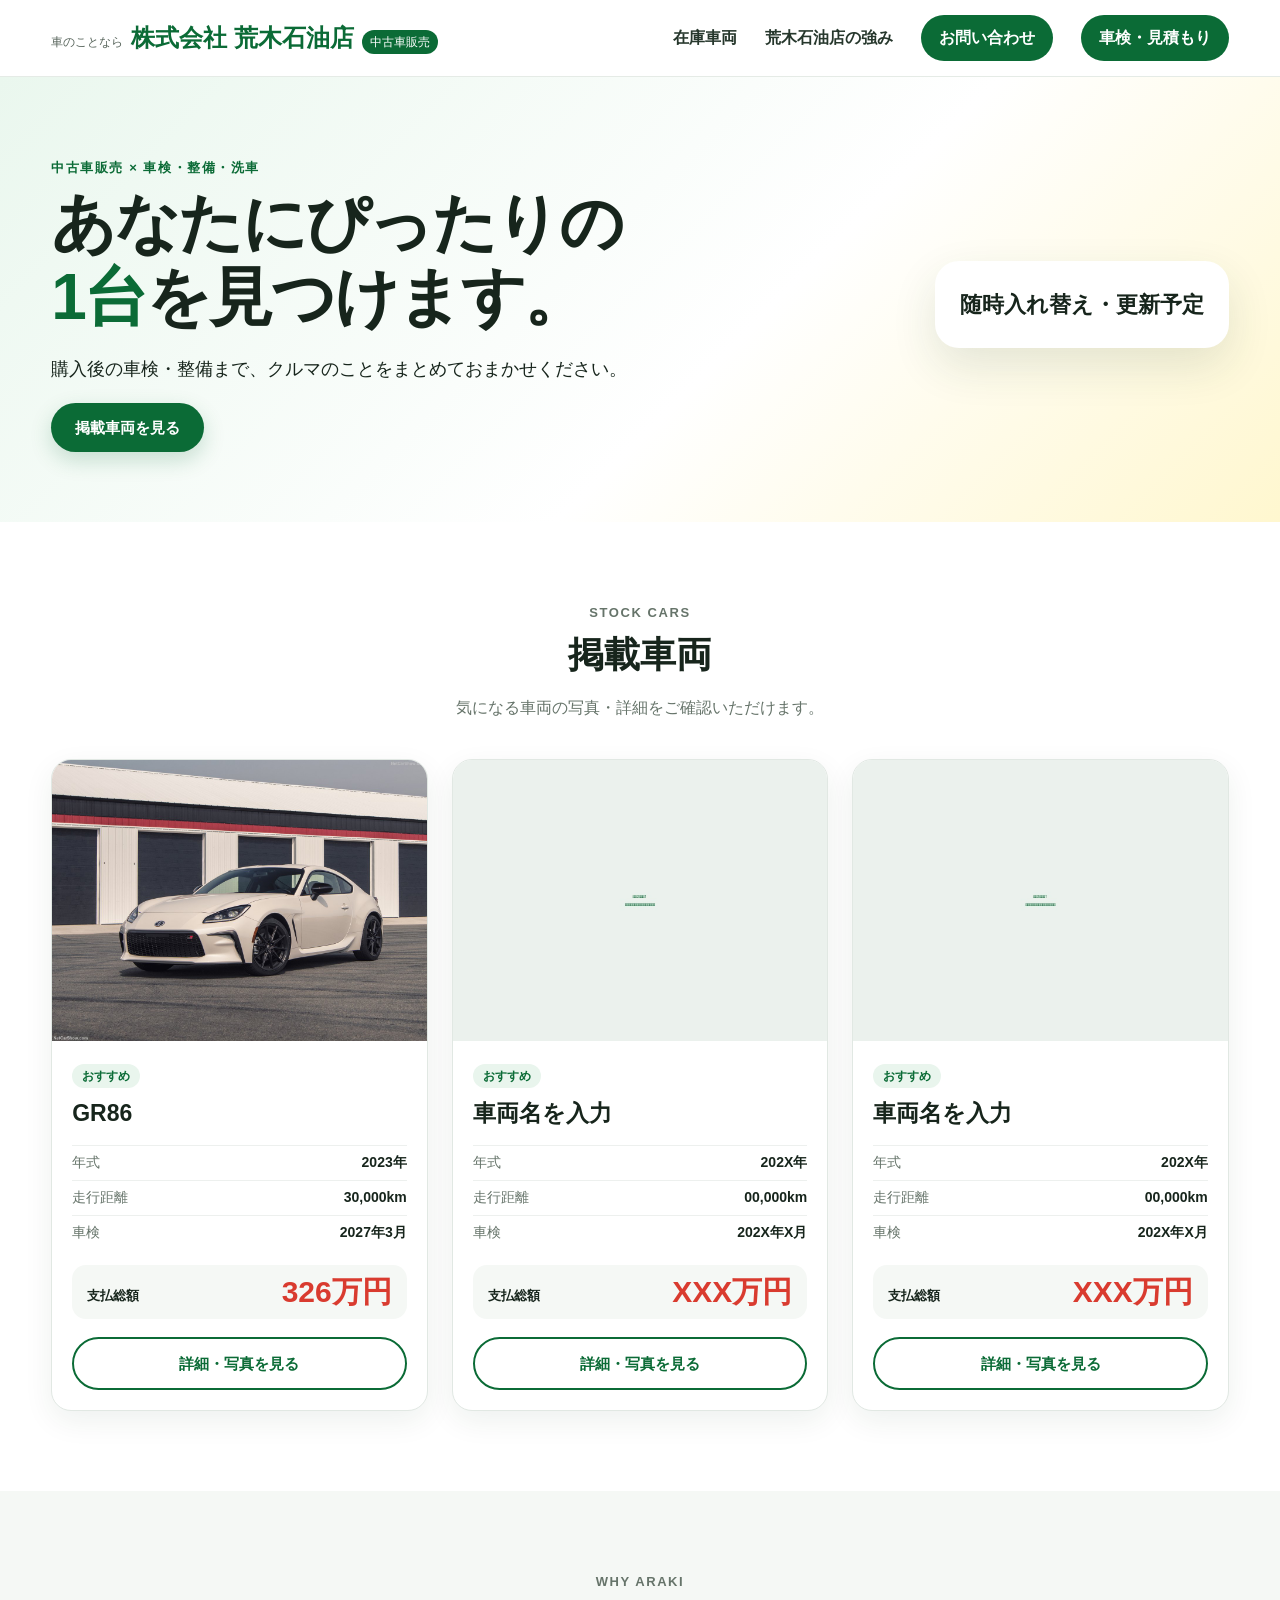
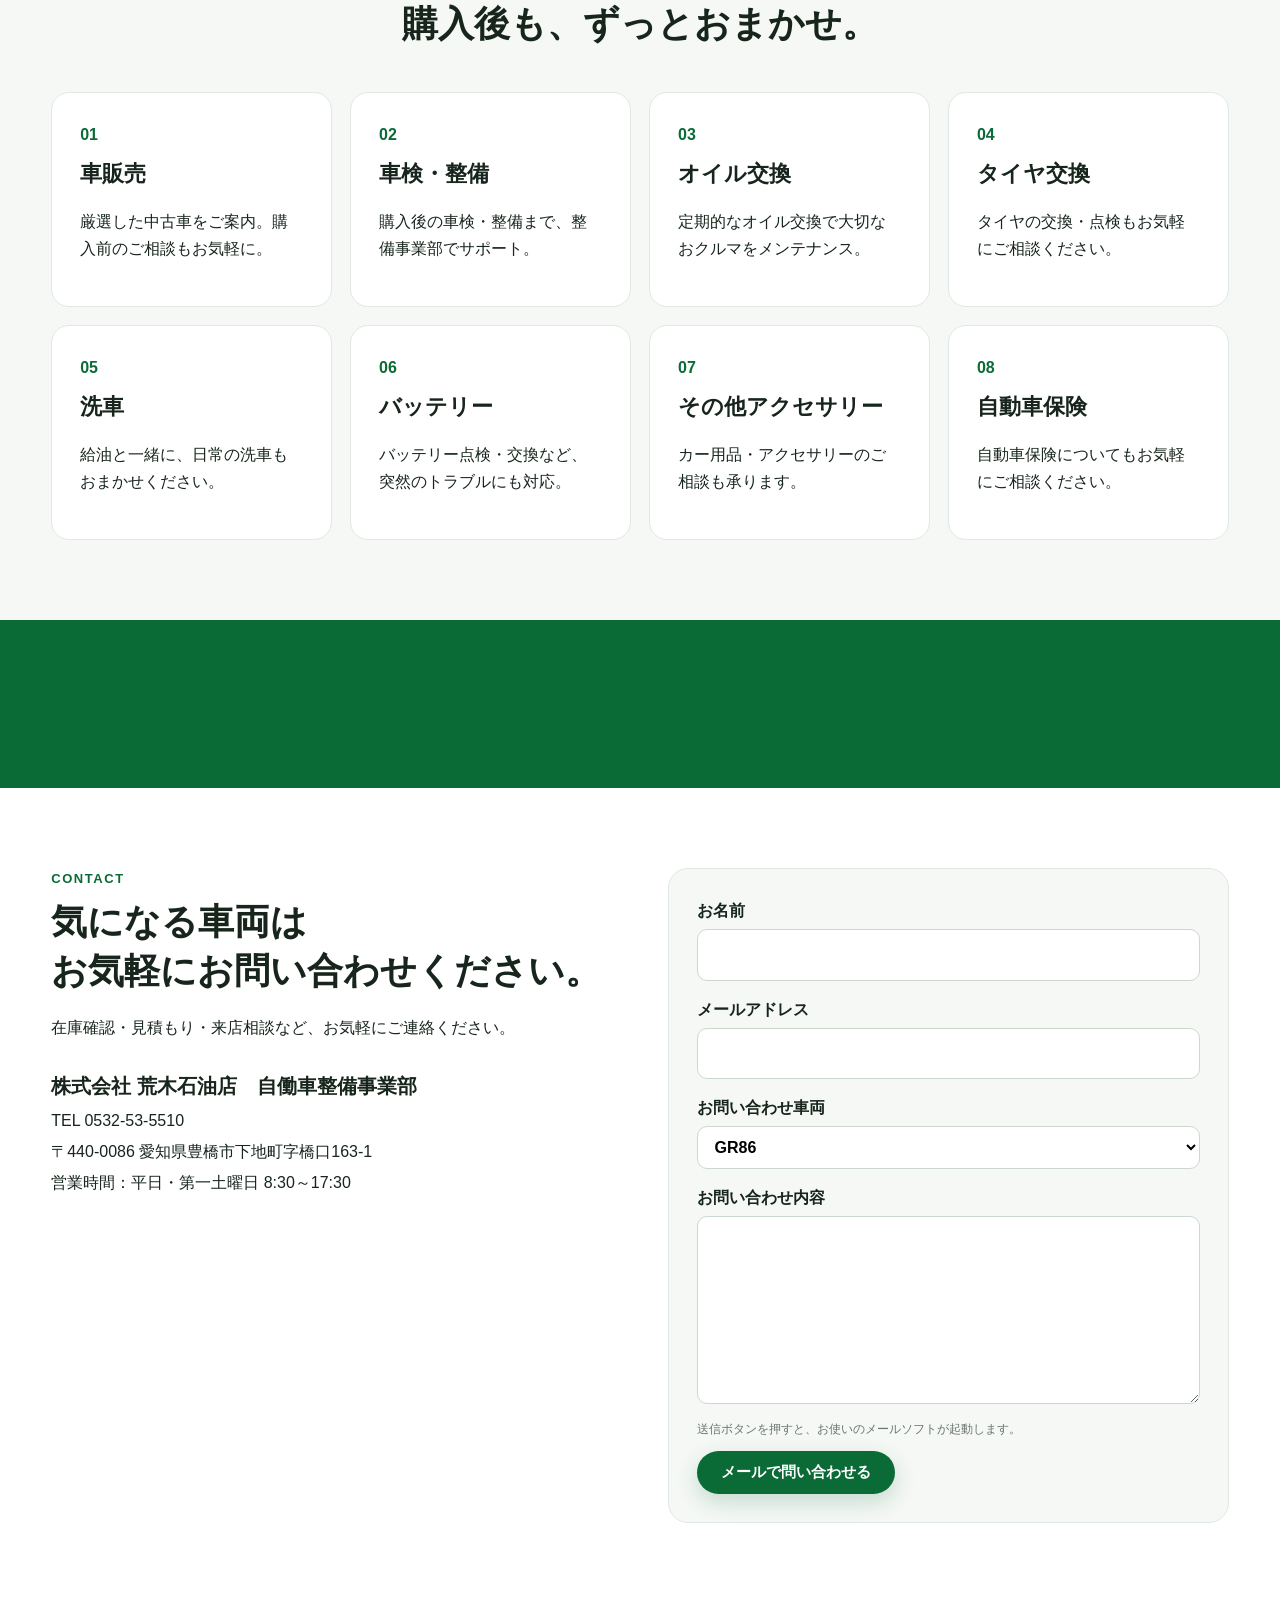
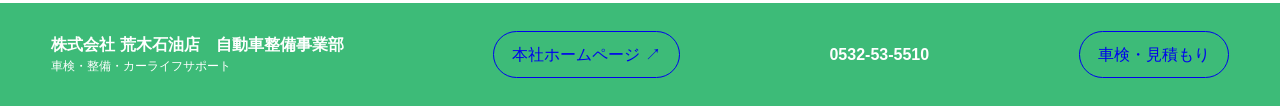
<file: index.html>
<!DOCTYPE html>
<html lang="ja">
<head>
  <meta charset="UTF-8">
  <meta name="viewport" content="width=device-width, initial-scale=1.0">
  <meta name="description" content="株式会社荒木石油店の中古車販売ページ。厳選した中古車を掲載しています。">
  <title>中古車販売｜株式会社荒木石油店</title>
  <link rel="stylesheet" href="style.css">

<style>
/* フッター調整 */
.site-footer .footer-inner {
  display: flex;
  align-items: center;
  justify-content: space-between;
  gap: 24px;
  flex-wrap: wrap;
}
.site-footer .footer-company {
  display: flex;
  flex-direction: column;
  line-height: 1.25;
}
.site-footer .footer-company strong { font-size: 16px; }
.site-footer .footer-company small {
  margin-top: 4px;
  font-size: 12px;
}
.site-footer .footer-link {
  display: inline-flex;
  align-items: center;
  justify-content: center;
  padding: 9px 18px;
  border: 1px solid currentColor;
  border-radius: 999px;
  text-decoration: none;
  white-space: nowrap;
}
.site-footer .footer-tel {
  white-space: nowrap;
  font-weight: 600;
}
@media (max-width: 700px) {
  .site-footer .footer-inner {
    flex-direction: column;
    align-items: stretch;
    text-align: center;
  }
  .site-footer .footer-company { align-items: center; }
  .site-footer .footer-link,
  .site-footer .footer-tel { align-self: center; }
}
</style>

</head>
<body>
<header class="site-header">
  <div class="container header-inner">
    <a class="logo" href="#top">
      <span class="logo-small">車のことなら</span>
      <strong>株式会社 荒木石油店</strong>
      <span class="logo-sub">中古車販売</span>
    </a>
    <nav class="nav">
      <a href="#cars">在庫車両</a>
      <a href="#about">荒木石油店の強み</a>
      <a href="#contact" class="nav-cta">お問い合わせ</a>
      <a href="syaken/index.html" class="nav-cta">車検・見積もり</a>
    </nav>
  </div>
</header>

<main id="top">
  <section class="hero">
    <div class="container hero-inner">
      <div>
        <p class="eyebrow">中古車販売 × 車検・整備・洗車</p>
        <h1>あなたにぴったりの<br><span>1台</span>を見つけます。</h1>
        <p class="hero-text">購入後の車検・整備まで、クルマのことをまとめておまかせください。</p>
        <a class="button button-primary" href="#cars">掲載車両を見る</a>
      </div>
      <div class="hero-card">
       
        <div>
          <strong>随時入れ替え・更新予定</strong>
        </div>
      </div>
    </div>
  </section>

  <section id="cars" class="section">
    <div class="container">
      <div class="section-heading">
        <p class="eyebrow">STOCK CARS</p>
        <h2>掲載車両</h2>
        <p>気になる車両の写真・詳細をご確認いただけます。</p>
      </div>

      <div class="car-grid">
        <!-- 車両1 -->
        <article class="car-card">
          <div class="car-image"><img src="images/car01_01.jpg" alt="車両1 外観"></div>
          <div class="car-body">
            <p class="car-status">おすすめ</p>
            <h3>GR86</h3>
            <dl class="spec-mini">
              <div><dt>年式</dt><dd>2023年</dd></div>
              <div><dt>走行距離</dt><dd>30,000km</dd></div>
              <div><dt>車検</dt><dd>2027年3月</dd></div>
            </dl>
            <div class="price-box">
              <span>支払総額</span>
              <strong>326万円</strong>
            </div>
            <a class="button button-outline" href="cars/car01.html">詳細・写真を見る</a>
          </div>
        </article>

        <!-- 車両2 -->
        <article class="car-card">
          <div class="car-image"><img src="images/car02_01.jpg" alt="車両2 外観"></div>
          <div class="car-body">
            <p class="car-status">おすすめ</p>
            <h3>車両名を入力</h3>
            <dl class="spec-mini">
              <div><dt>年式</dt><dd>202X年</dd></div>
              <div><dt>走行距離</dt><dd>00,000km</dd></div>
              <div><dt>車検</dt><dd>202X年X月</dd></div>
            </dl>
            <div class="price-box">
              <span>支払総額</span>
              <strong>XXX万円</strong>
            </div>
            <a class="button button-outline" href="cars/car02.html">詳細・写真を見る</a>
          </div>
        </article>

        <!-- 車両3 -->
        <article class="car-card">
          <div class="car-image"><img src="images/car03_01.jpg" alt="車両3 外観"></div>
          <div class="car-body">
            <p class="car-status">おすすめ</p>
            <h3>車両名を入力</h3>
            <dl class="spec-mini">
              <div><dt>年式</dt><dd>202X年</dd></div>
              <div><dt>走行距離</dt><dd>00,000km</dd></div>
              <div><dt>車検</dt><dd>202X年X月</dd></div>
            </dl>
            <div class="price-box">
              <span>支払総額</span>
              <strong>XXX万円</strong>
            </div>
            <a class="button button-outline" href="cars/car03.html">詳細・写真を見る</a>
          </div>
        </article>
      </div>
    </div>
  </section>

  <section id="about" class="section section-soft">
    <div class="container">
      <div class="section-heading">
        <p class="eyebrow">WHY ARAKI</p>
        <h2>購入後も、ずっとおまかせ。</h2>
      </div>
      <div class="feature-grid">
        <div class="feature"><span>01</span><h3>車販売</h3><p>厳選した中古車をご案内。購入前のご相談もお気軽に。</p></div>
        <div class="feature"><span>02</span><h3>車検・整備</h3><p>購入後の車検・整備まで、整備事業部でサポート。</p></div>
        <div class="feature"><span>03</span><h3>オイル交換</h3><p>定期的なオイル交換で大切なおクルマをメンテナンス。</p></div>
        <div class="feature"><span>04</span><h3>タイヤ交換</h3><p>タイヤの交換・点検もお気軽にご相談ください。</p></div>
        <div class="feature"><span>05</span><h3>洗車</h3><p>給油と一緒に、日常の洗車もおまかせください。</p></div>
        <div class="feature"><span>06</span><h3>バッテリー</h3><p>バッテリー点検・交換など、突然のトラブルにも対応。</p></div>
        <div class="feature"><span>07</span><h3>その他アクセサリー</h3><p>カー用品・アクセサリーのご相談も承ります。</p></div>
        <div class="feature"><span>08</span><h3>自動車保険</h3><p>自動車保険についてもお気軽にご相談ください。</p></div>
      </div>
    </div>
  </section>

  <section class="section gallery-guide">
    <div class="container gallery-guide-inner">
      <div>
        <p class="eyebrow"></p>
        
      </div>
      
    </div>
  </section>

  <section id="contact" class="section contact-section">
    <div class="container contact-grid">
      <div>
        <p class="eyebrow">CONTACT</p>
        <h2>気になる車両は<br>お気軽にお問い合わせください。</h2>
        <p>在庫確認・見積もり・来店相談など、お気軽にご連絡ください。</p>
        <div class="contact-info">
          <strong>株式会社 荒木石油店　自働車整備事業部</strong>
          <span>TEL 0532-53-5510</span>
          <span>〒440-0086 愛知県豊橋市下地町字橋口163-1</span>
          <span>営業時間：平日・第一土曜日 8:30～17:30</span>
        </div>
      </div>

      <form id="contactForm" class="contact-form">
        <label>お名前<input name="name" required></label>
        <label>メールアドレス<input type="email" name="email" required></label>
        <label>お問い合わせ車両
          <select name="car">
            <option>GR86</option><option>車両2</option><option>車両3</option>
            <option>その他・未定</option>
          </select>
        </label>
        <label>お問い合わせ内容<textarea name="message" rows="6" required></textarea></label>
        <p class="form-note">送信ボタンを押すと、お使いのメールソフトが起動します。</p>
        <button class="button button-primary" type="submit">メールで問い合わせる</button>
      </form>
    </div>
  </section>
</main>

<footer class="site-footer">
  <div class="container footer-inner">
    <div class="footer-company">
      <strong>株式会社 荒木石油店　自動車整備事業部</strong>
      <small>車検・整備・カーライフサポート</small>
    </div>

    <a class="footer-link" href="https://www.araki-g.jp/" target="_blank" rel="noopener noreferrer">
      本社ホームページ ↗
    </a>

    <span class="footer-tel">0532-53-5510</span>

    <a class="footer-link" href="syaken/index.html">
      車検・見積もり
    </a>
  </div>
</footer>
<script src="script.js"></script>
</body>
</html>
</file>
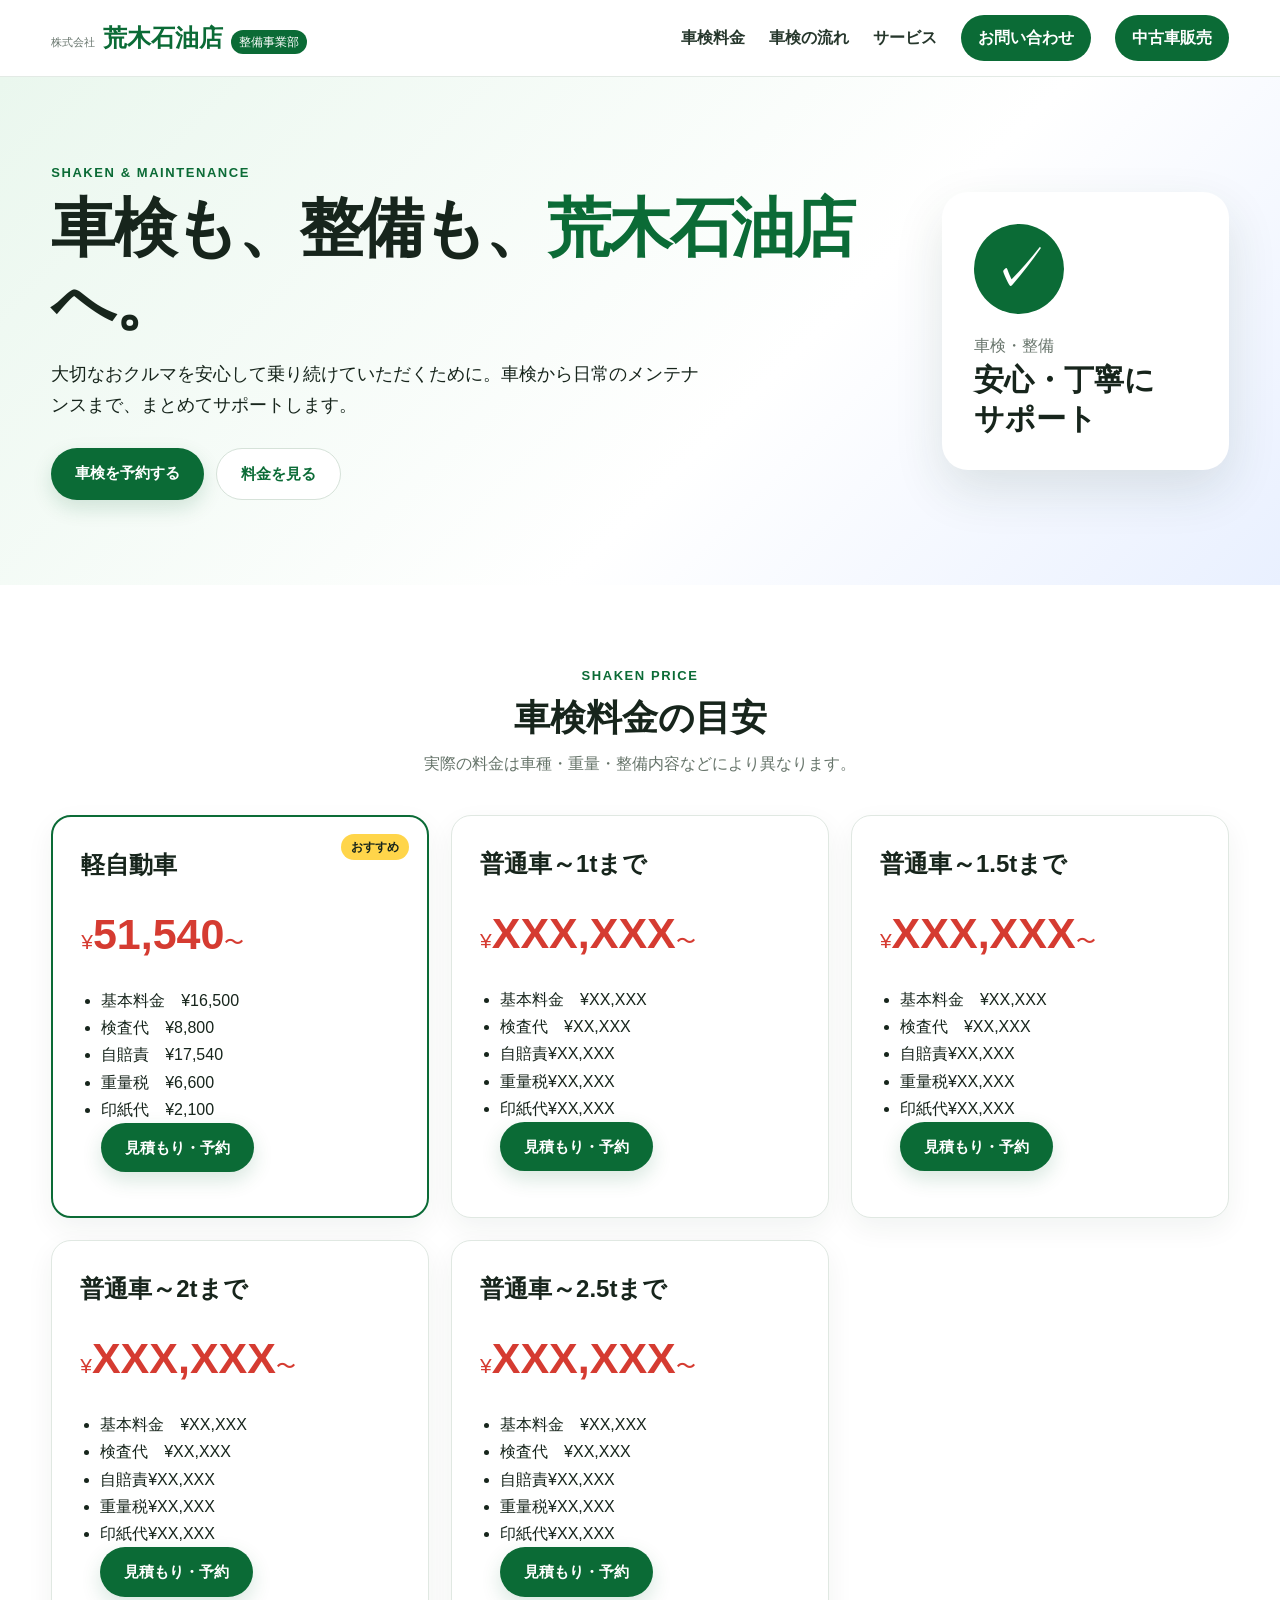
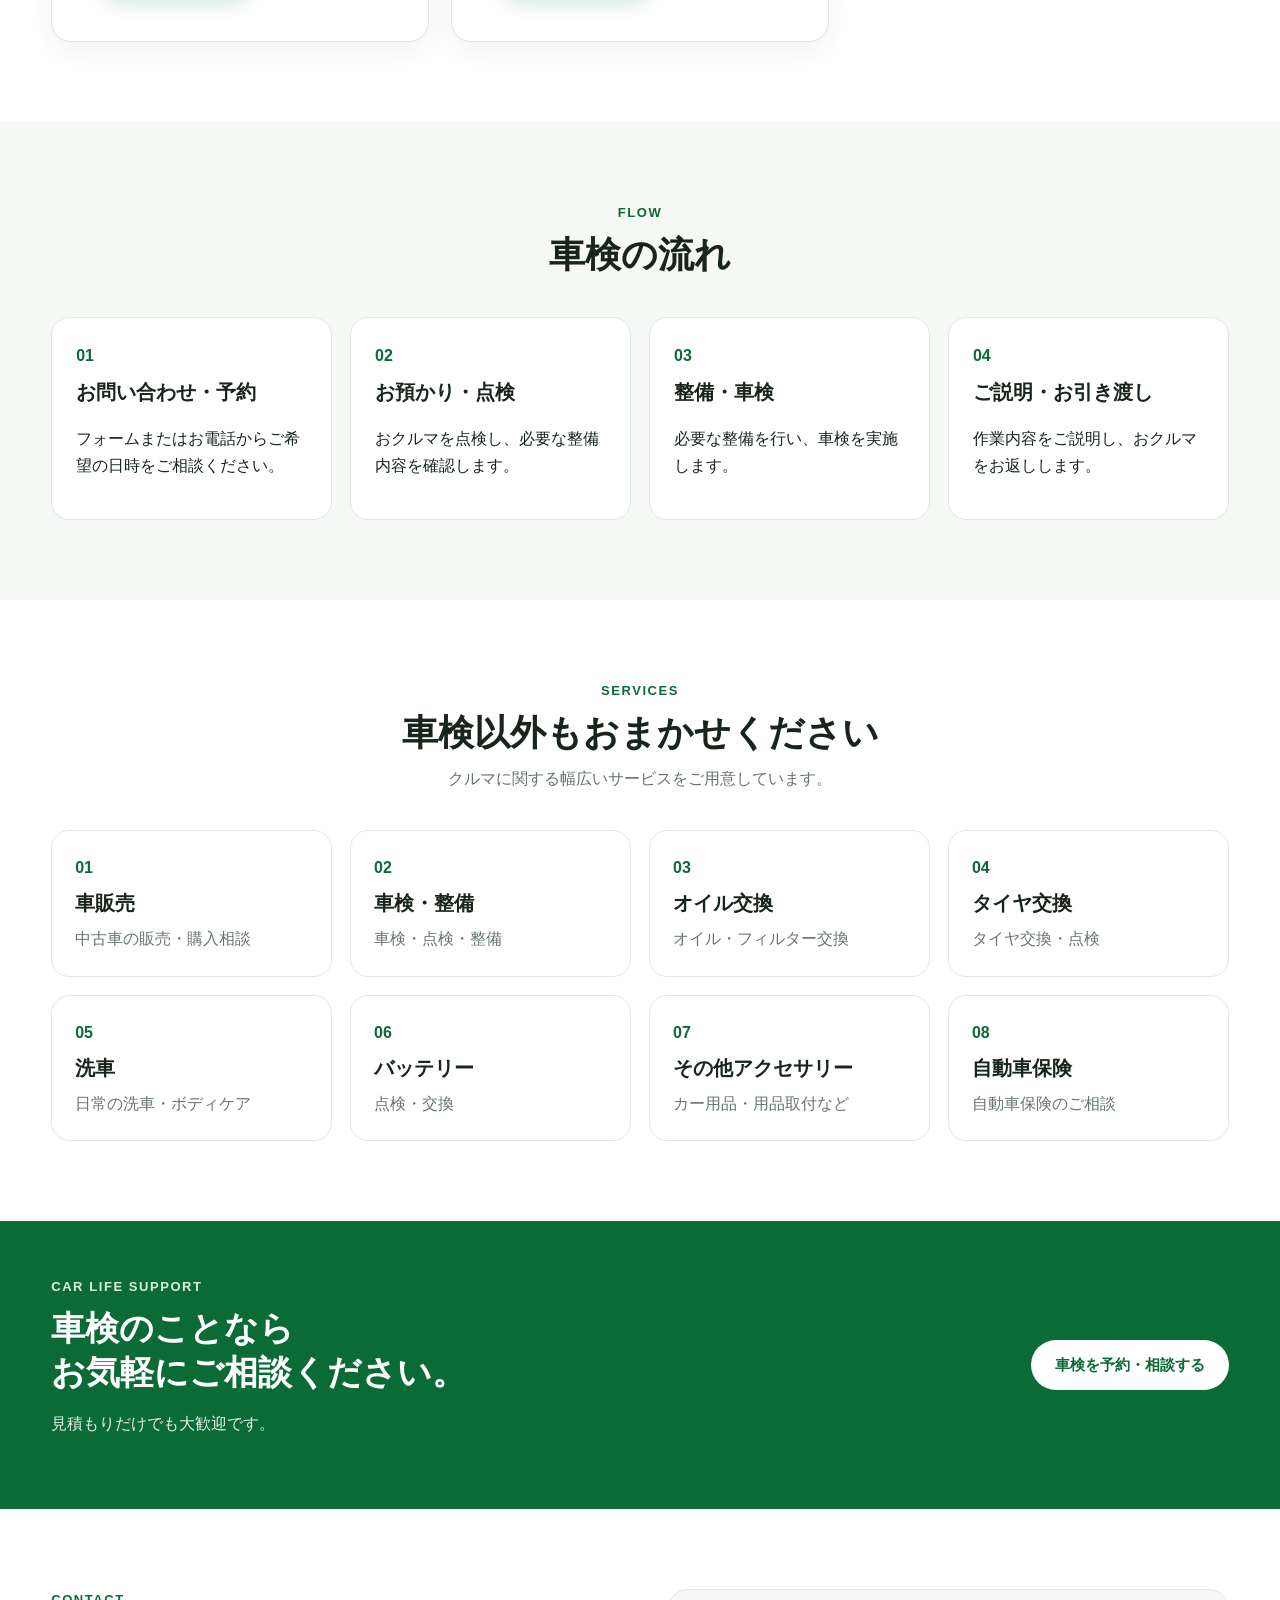
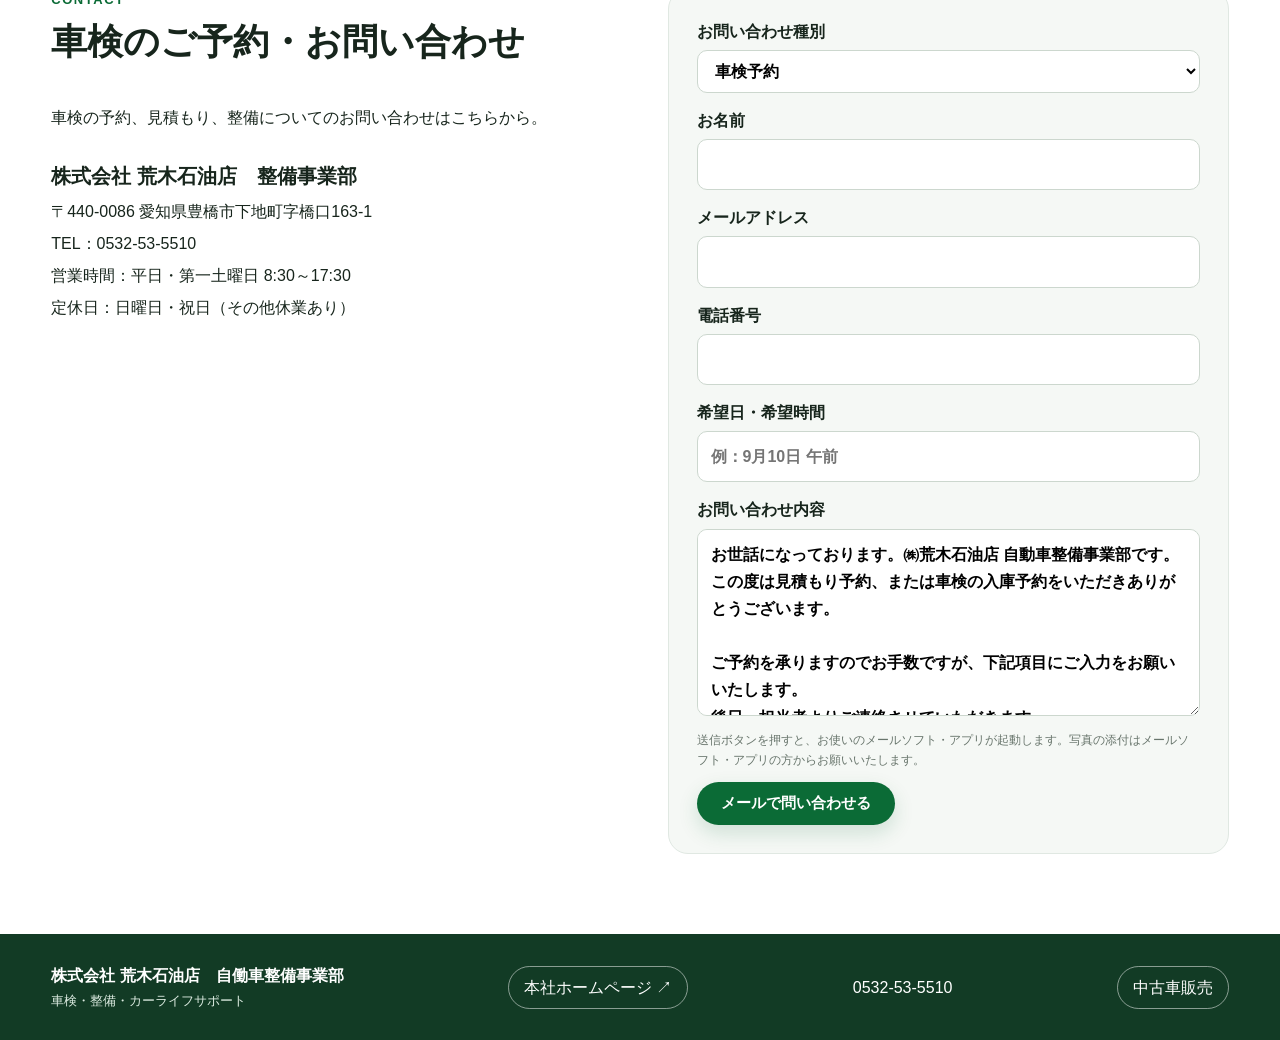
<file: syaken/index.html>
<!DOCTYPE html>
<html lang="ja">
<head>
<meta charset="UTF-8">
<meta name="viewport" content="width=device-width, initial-scale=1.0">
<meta name="description" content="株式会社荒木石油店 整備事業部の車検・整備ホームページ">
<title>車検・整備｜株式会社荒木石油店</title>
<link rel="stylesheet" href="style.css">
</head>
<body>
<header class="site-header">
  <div class="container header-inner">
    <a class="logo" href="#top"><span>株式会社</span><strong>荒木石油店</strong><em>整備事業部</em></a>
    <nav>
      <a href="#price">車検料金</a>
      <a href="#flow">車検の流れ</a>
      <a href="#services">サービス</a>
      <a href="#contact" class="nav-button">お問い合わせ</a>
      <a href="../index.html" class="nav-button">中古車販売</a>
    </nav>
  </div>
</header>

<main id="top">
<section class="hero">
  <div class="container hero-inner">
    <div>
      <p class="eyebrow">SHAKEN & MAINTENANCE</p>
      <h1>車検も、整備も、<span>荒木石油店</span>へ。</h1>
      <p class="lead">大切なおクルマを安心して乗り続けていただくために。車検から日常のメンテナンスまで、まとめてサポートします。</p>
      <div class="buttons">
        <a href="#contact" class="button primary">車検を予約する</a>
        <a href="#price" class="button secondary">料金を見る</a>
      </div>
    </div>
    <div class="hero-box">
      <div class="check-mark">✓</div>
      <p>車検・整備</p>
      <strong>安心・丁寧に<br>サポート</strong>
    </div>
  </div>
</section>

<section id="price" class="section">
  <div class="container">
    <div class="heading"><p class="eyebrow">SHAKEN PRICE</p><h2>車検料金の目安</h2><p>実際の料金は車種・重量・整備内容などにより異なります。</p></div>
    <div class="price-grid">
      <article class="price-card featured">
        <span class="badge">おすすめ</span>
        <h3>軽自動車</h3>
        <div class="price">¥<b>51,540</b><small>〜</small></div>
        <ul><li>基本料金　¥16,500</li><li>検査代　¥8,800</li><li>自賠責　¥17,540</li><li>重量税　¥6,600</li><li>印紙代　¥2,100</li>
        <a href="#contact" class="button primary">見積もり・予約</a>
      </article>
      <article class="price-card">
        <h3>普通車～1tまで</h3>
         <div class="price">¥<b>XXX,XXX</b><small>〜</small></div>
        <ul><li>基本料金　¥XX,XXX</li><li>検査代　¥XX,XXX</li><li>自賠責¥XX,XXX</li><li>重量税¥XX,XXX</li><li>印紙代¥XX,XXX</li>
        <a href="#contact" class="button primary">見積もり・予約</a>
      </article>
      <article class="price-card">
        <h3>普通車～1.5tまで</h3>
        <div class="price">¥<b>XXX,XXX</b><small>〜</small></div>
        <ul><li>基本料金　¥XX,XXX</li><li>検査代　¥XX,XXX</li><li>自賠責¥XX,XXX</li><li>重量税¥XX,XXX</li><li>印紙代¥XX,XXX</li>
        <a href="#contact" class="button primary">見積もり・予約</a>
      </article>
      </article>
      <article class="price-card">
        <h3>普通車～2tまで</h3>
         <div class="price">¥<b>XXX,XXX</b><small>〜</small></div>
        <ul><li>基本料金　¥XX,XXX</li><li>検査代　¥XX,XXX</li><li>自賠責¥XX,XXX</li><li>重量税¥XX,XXX</li><li>印紙代¥XX,XXX</li>
        <a href="#contact" class="button primary">見積もり・予約</a>
      </article>
      </article>
      <article class="price-card">
        <h3>普通車～2.5tまで</h3>
        <div class="price">¥<b>XXX,XXX</b><small>〜</small></div>
        <ul><li>基本料金　¥XX,XXX</li><li>検査代　¥XX,XXX</li><li>自賠責¥XX,XXX</li><li>重量税¥XX,XXX</li><li>印紙代¥XX,XXX</li>
        <a href="#contact" class="button primary">見積もり・予約</a>
      </article>
    </div>
  </div>
</section>

<section id="flow" class="section soft">
  <div class="container">
    <div class="heading"><p class="eyebrow">FLOW</p><h2>車検の流れ</h2></div>
    <div class="flow-grid">
      <div class="flow"><span>01</span><h3>お問い合わせ・予約</h3><p>フォームまたはお電話からご希望の日時をご相談ください。</p></div>
      <div class="flow"><span>02</span><h3>お預かり・点検</h3><p>おクルマを点検し、必要な整備内容を確認します。</p></div>
      <div class="flow"><span>03</span><h3>整備・車検</h3><p>必要な整備を行い、車検を実施します。</p></div>
      <div class="flow"><span>04</span><h3>ご説明・お引き渡し</h3><p>作業内容をご説明し、おクルマをお返しします。</p></div>
    </div>
  </div>
</section>

<section id="services" class="section">
  <div class="container">
    <div class="heading"><p class="eyebrow">SERVICES</p><h2>車検以外もおまかせください</h2><p>クルマに関する幅広いサービスをご用意しています。</p></div>
    <div class="service-grid">
      <div class="service"><span>01</span><h3>車販売</h3><p>中古車の販売・購入相談</p></div>
      <div class="service"><span>02</span><h3>車検・整備</h3><p>車検・点検・整備</p></div>
      <div class="service"><span>03</span><h3>オイル交換</h3><p>オイル・フィルター交換</p></div>
      <div class="service"><span>04</span><h3>タイヤ交換</h3><p>タイヤ交換・点検</p></div>
      <div class="service"><span>05</span><h3>洗車</h3><p>日常の洗車・ボディケア</p></div>
      <div class="service"><span>06</span><h3>バッテリー</h3><p>点検・交換</p></div>
      <div class="service"><span>07</span><h3>その他アクセサリー</h3><p>カー用品・用品取付など</p></div>
      <div class="service"><span>08</span><h3>自動車保険</h3><p>自動車保険のご相談</p></div>
    </div>
  </div>
</section>

<section class="cta">
  <div class="container cta-inner">
    <div><p class="eyebrow">CAR LIFE SUPPORT</p><h2>車検のことなら<br>お気軽にご相談ください。</h2><p>見積もりだけでも大歓迎です。</p></div>
    <a href="#contact" class="button white">車検を予約・相談する</a>
  </div>
</section>

<section id="contact" class="section">
  <div class="container contact-grid">
    <div>
      <div class="heading left"><p class="eyebrow">CONTACT</p><h2>車検のご予約・お問い合わせ</h2></div>
      <p>車検の予約、見積もり、整備についてのお問い合わせはこちらから。</p>
      <div class="info">
        <strong>株式会社 荒木石油店　整備事業部</strong>
        <span>〒440-0086 愛知県豊橋市下地町字橋口163-1</span>
        <span>TEL：0532-53-5510</span>
        <span>営業時間：平日・第一土曜日 8:30～17:30</span>
        <span>定休日：日曜日・祝日（その他休業あり）</span>
      </div>
    </div>
    <form id="contactForm">
      <label>お問い合わせ種別<select name="type"><option>車検予約</option><option>車検見積もり</option><option>その他</option></select></label>
      <label>お名前<input name="name" required></label>
      <label>メールアドレス<input type="email" name="email" required></label>
      <label>電話番号<input name="tel"></label>
      <label>希望日・希望時間<input name="schedule" placeholder="例：9月10日 午前"></label>
      <label>お問い合わせ内容<textarea name="message" rows="6" required>
お世話になっております。㈱荒木石油店 自動車整備事業部です。
この度は見積もり予約、または車検の入庫予約をいただきありがとうございます。

ご予約を承りますのでお手数ですが、下記項目にご入力をお願いいたします。
後日、担当者よりご連絡させていただきます。
（お急ぎの方はお電話でも対応させていただきます。TEL:0532-53-5510）

下記項目は車検証の写真を添付していただくか、ご入力をお願いいたします。
①車種：
②年式：
③車番：（例：豊橋０００あ・・・・）
④車体番号：
⑤型式：
【その他・質問等】

※お見積もりは、ご入力いただいた内容をもとにした概算となります。
正確な金額につきましては、実際にお車を確認させていただく必要がございますので、あらかじめご了承ください。</textarea></label>
      <p class="note">送信ボタンを押すと、お使いのメールソフト・アプリが起動します。写真の添付はメールソフト・アプリの方からお願いいたします。</p>
      <button class="button primary" type="submit">メールで問い合わせる</button>
    </form>
  </div>
</section>
</main>

<footer>
  <div class="container footer-inner">
    <div><strong>株式会社 荒木石油店　自働車整備事業部</strong><small>車検・整備・カーライフサポート</small></div>
    <a href="https://www.araki-g.jp/" target="_blank" rel="noopener noreferrer">本社ホームページ ↗</a>
    <span>0532-53-5510</span>
   <a href="../index.html">中古車販売</a>
  </div>
</footer>
<script src="script.js"></script>
</body>
</html>
</file>
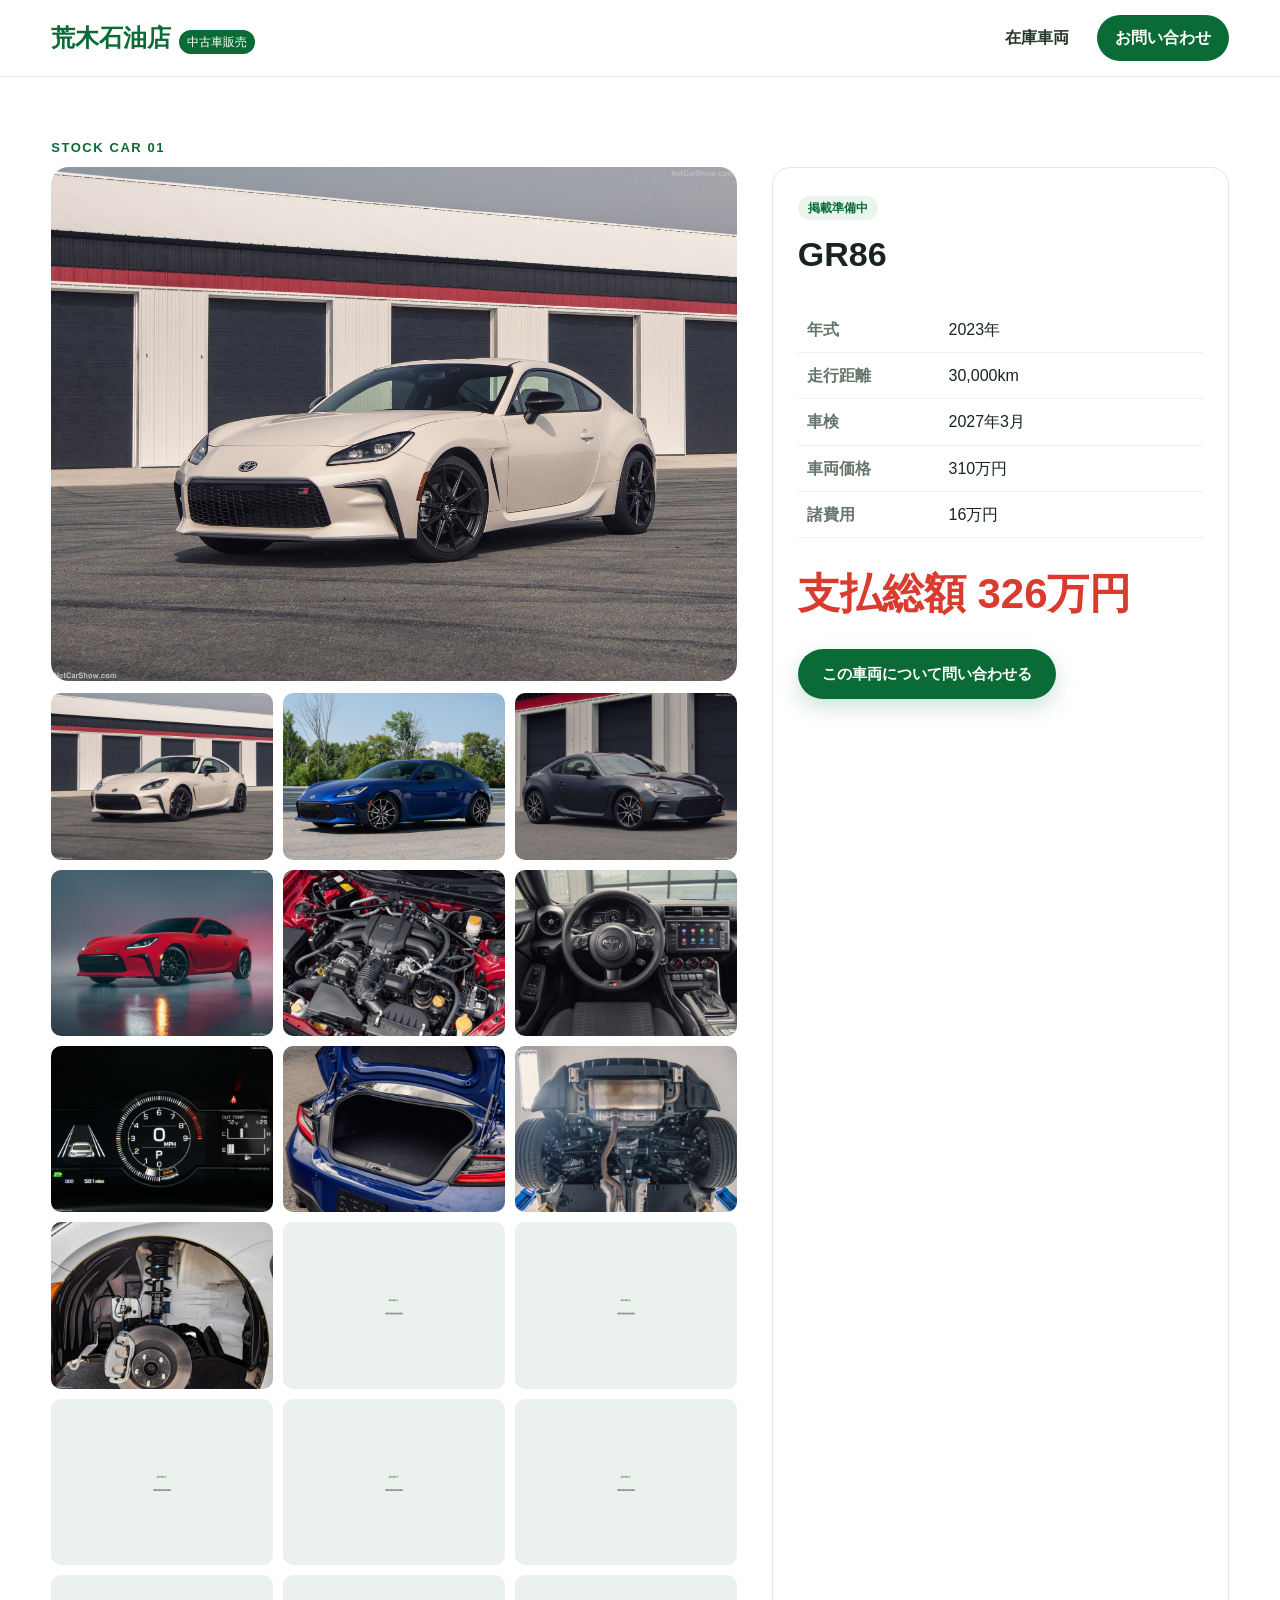
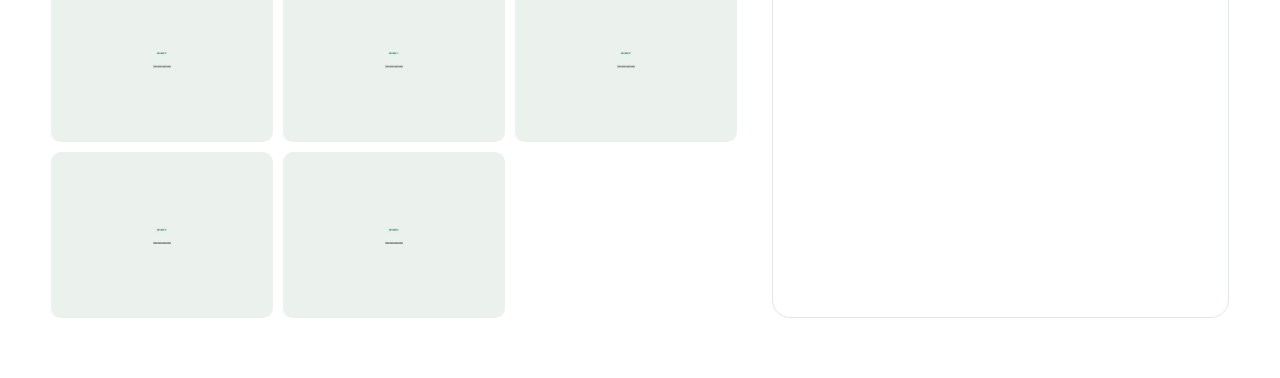
<file: cars/car01.html>
<!DOCTYPE html>
<html lang="ja"><head><meta charset="UTF-8"><meta name="viewport" content="width=device-width,initial-scale=1.0">
<title>車両名を入力｜株式会社荒木石油店</title><link rel="stylesheet" href="../style.css"><style>
.detail{padding:60px 0}.detail-top{display:grid;grid-template-columns:1.2fr .8fr;gap:35px}.main-photo{aspect-ratio:4/3;background:#edf2ee;border-radius:18px;overflow:hidden}.main-photo img{width:100%;height:100%;object-fit:cover}.thumb-grid{display:grid;grid-template-columns:repeat(3,1fr);gap:10px;margin-top:12px}.thumb{border:0;padding:0;background:#edf2ee;border-radius:10px;overflow:hidden;cursor:pointer;aspect-ratio:4/3}.thumb img{width:100%;height:100%;object-fit:cover}.detail-panel{padding:25px;border:1px solid #e1e8e3;border-radius:18px}.detail-panel h1{font-size:34px;margin-top:0}.spec-table{width:100%;border-collapse:collapse}.spec-table th,.spec-table td{padding:9px;border-bottom:1px solid #edf0ee;text-align:left}.spec-table th{width:35%;color:#66746a}.big-price{font-size:42px;color:#d93b2f;font-weight:900;margin:20px 0}@media(max-width:850px){.detail-top{grid-template-columns:1fr}}
</style></head>
<body><header class="site-header"><div class="container header-inner"><a class="logo" href="../index.html"><strong>荒木石油店</strong><span class="logo-sub">中古車販売</span></a><nav class="nav"><a href="../index.html">在庫車両</a><a href="../index.html" class="nav-cta">お問い合わせ</a></nav></div></header>
<main class="detail"><div class="container"><p class="eyebrow">STOCK CAR 01</p><div class="detail-top"><div><div class="main-photo"><img id="mainPhoto" src="../images/car01_01.jpg" alt="車両名を入力"></div><div class="thumb-grid">
<button class="thumb" data-full="../images/car01_01.jpg"><img src="../images/car01_01.jpg" alt="車両写真1"></button>
<button class="thumb" data-full="../images/car01_02.jpg"><img src="../images/car01_02.jpg" alt="車両写真2"></button>
<button class="thumb" data-full="../images/car01_03.jpg"><img src="../images/car01_03.jpg" alt="車両写真3"></button>
<button class="thumb" data-full="../images/car01_04.jpg"><img src="../images/car01_04.jpg" alt="車両写真4"></button>
<button class="thumb" data-full="../images/car01_05.jpg"><img src="../images/car01_05.jpg" alt="車両写真5"></button>
<button class="thumb" data-full="../images/car01_06.jpg"><img src="../images/car01_06.jpg" alt="車両写真6"></button>
<button class="thumb" data-full="../images/car01_07.jpg"><img src="../images/car01_07.jpg" alt="車両写真7"></button>
<button class="thumb" data-full="../images/car01_08.jpg"><img src="../images/car01_08.jpg" alt="車両写真8"></button>
<button class="thumb" data-full="../images/car01_09.jpg"><img src="../images/car01_09.jpg" alt="車両写真9"></button>
<button class="thumb" data-full="../images/car01_10.jpg"><img src="../images/car01_10.jpg" alt="車両写真10"></button>
<button class="thumb" data-full="../images/car01_11.jpg"><img src="../images/car01_11.jpg" alt="車両写真11"></button>
<button class="thumb" data-full="../images/car01_12.jpg"><img src="../images/car01_12.jpg" alt="車両写真12"></button>
<button class="thumb" data-full="../images/car01_13.jpg"><img src="../images/car01_13.jpg" alt="車両写真13"></button>
<button class="thumb" data-full="../images/car01_14.jpg"><img src="../images/car01_14.jpg" alt="車両写真14"></button>
<button class="thumb" data-full="../images/car01_15.jpg"><img src="../images/car01_15.jpg" alt="車両写真15"></button>
<button class="thumb" data-full="../images/car01_16.jpg"><img src="../images/car01_16.jpg" alt="車両写真16"></button>
<button class="thumb" data-full="../images/car01_17.jpg"><img src="../images/car01_17.jpg" alt="車両写真17"></button>
<button class="thumb" data-full="../images/car01_18.jpg"><img src="../images/car01_18.jpg" alt="車両写真18"></button>
<button class="thumb" data-full="../images/car01_19.jpg"><img src="../images/car01_19.jpg" alt="車両写真19"></button>
<button class="thumb" data-full="../images/car01_20.jpg"><img src="../images/car01_20.jpg" alt="車両写真20"></button></div></div>
<div class="detail-panel"><p class="car-status">掲載準備中</p><h1>GR86</h1><table class="spec-table"><tr><th>年式</th><td>2023年</td></tr><tr><th>走行距離</th><td>30,000km</td></tr><tr><th>車検</th><td>2027年3月</td></tr><tr><th>車両価格</th><td>310万円</td></tr><tr><th>諸費用</th><td>16万円</td></tr></table><div class="big-price">支払総額 326万円</div><p></p><a class="button button-primary" href="../index.html">この車両について問い合わせる</a></div></div></div></main>
<script>document.querySelectorAll('.thumb').forEach(b=>b.addEventListener('click',()=>document.getElementById('mainPhoto').src=b.dataset.full));</script>
</body></html>
</file>
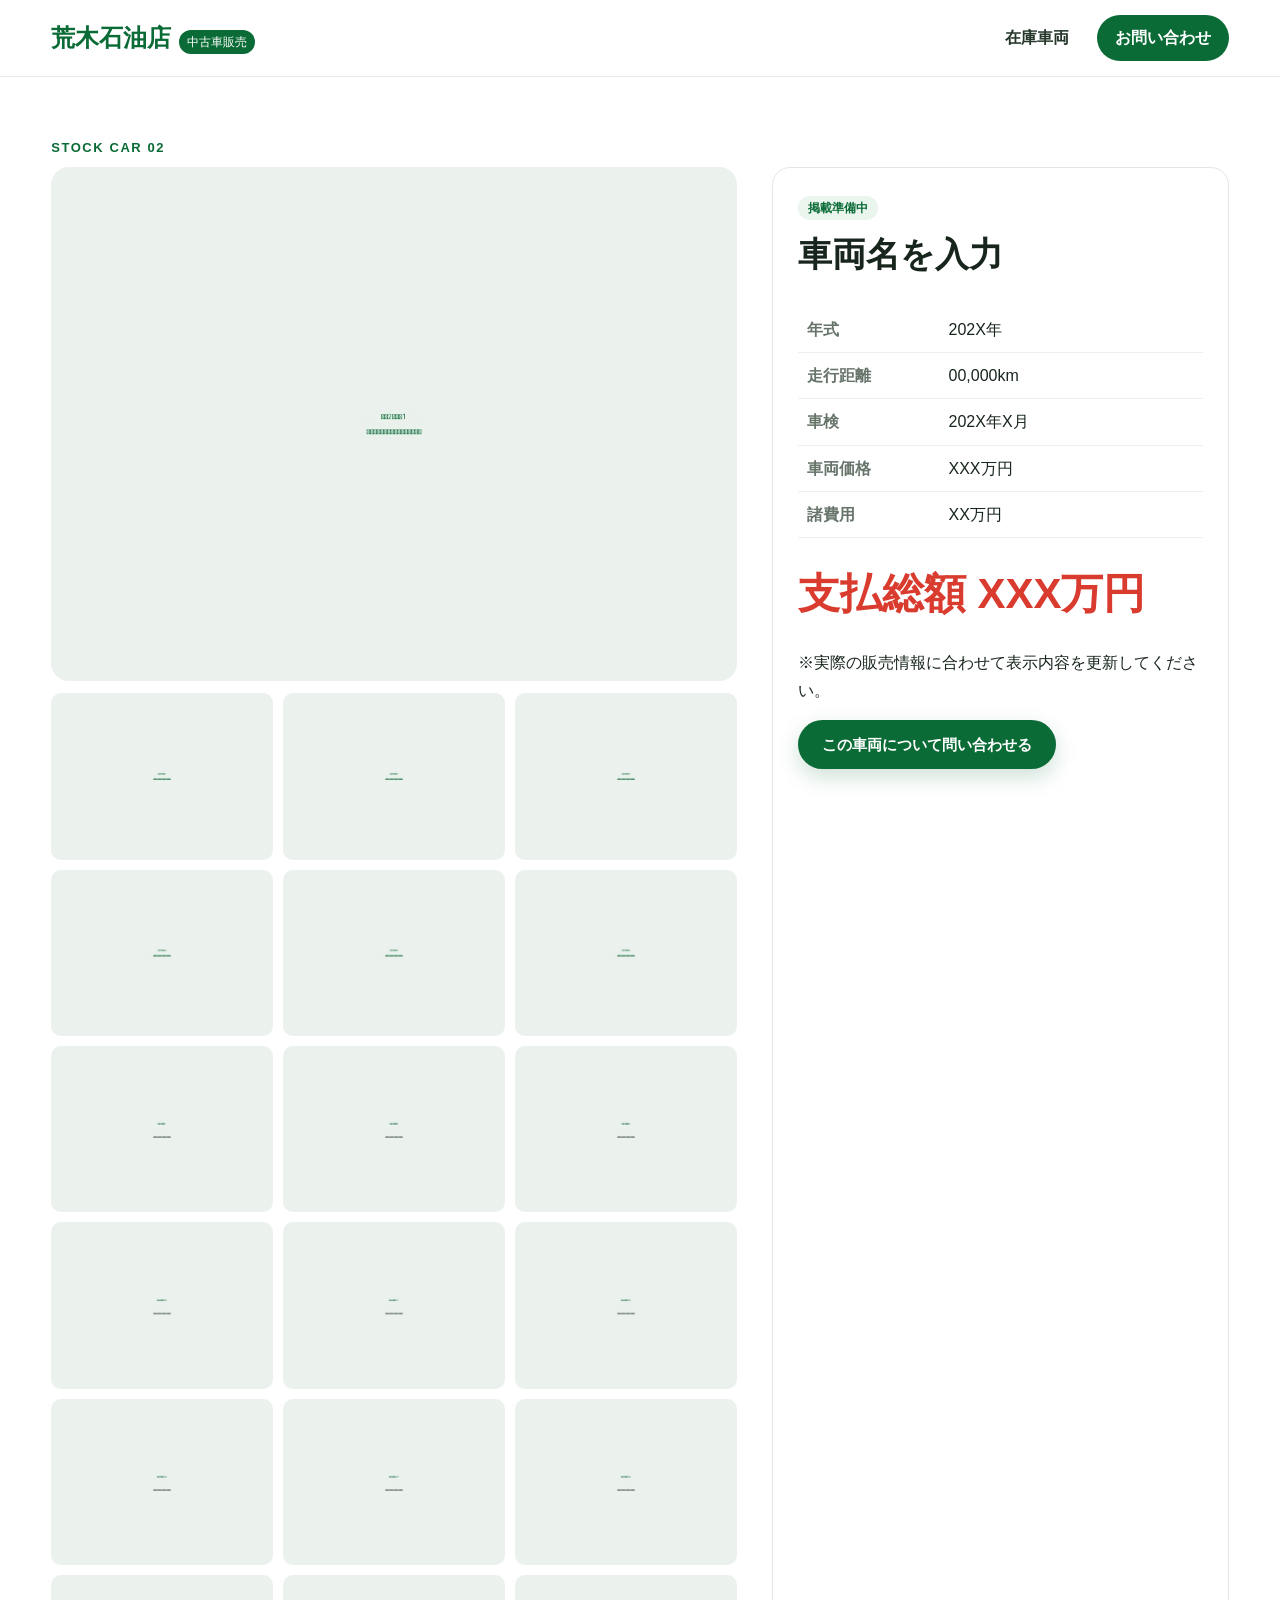
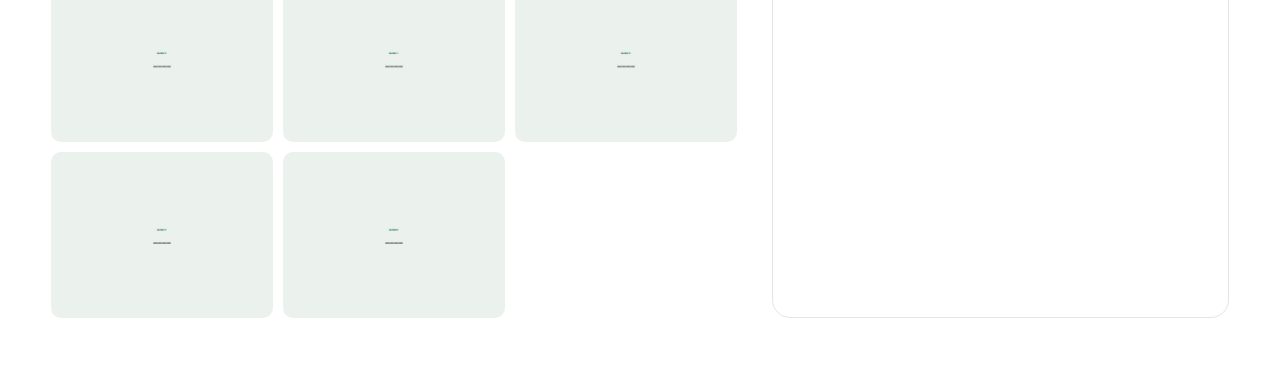
<file: cars/car02.html>
<!DOCTYPE html>
<html lang="ja"><head><meta charset="UTF-8"><meta name="viewport" content="width=device-width,initial-scale=1.0">
<title>車両名を入力｜株式会社荒木石油店</title><link rel="stylesheet" href="../style.css"><style>
.detail{padding:60px 0}.detail-top{display:grid;grid-template-columns:1.2fr .8fr;gap:35px}.main-photo{aspect-ratio:4/3;background:#edf2ee;border-radius:18px;overflow:hidden}.main-photo img{width:100%;height:100%;object-fit:cover}.thumb-grid{display:grid;grid-template-columns:repeat(3,1fr);gap:10px;margin-top:12px}.thumb{border:0;padding:0;background:#edf2ee;border-radius:10px;overflow:hidden;cursor:pointer;aspect-ratio:4/3}.thumb img{width:100%;height:100%;object-fit:cover}.detail-panel{padding:25px;border:1px solid #e1e8e3;border-radius:18px}.detail-panel h1{font-size:34px;margin-top:0}.spec-table{width:100%;border-collapse:collapse}.spec-table th,.spec-table td{padding:9px;border-bottom:1px solid #edf0ee;text-align:left}.spec-table th{width:35%;color:#66746a}.big-price{font-size:42px;color:#d93b2f;font-weight:900;margin:20px 0}@media(max-width:850px){.detail-top{grid-template-columns:1fr}}
</style></head>
<body><header class="site-header"><div class="container header-inner"><a class="logo" href="../index.html"><strong>荒木石油店</strong><span class="logo-sub">中古車販売</span></a><nav class="nav"><a href="../index.html">在庫車両</a><a href="../index.html" class="nav-cta">お問い合わせ</a></nav></div></header>
<main class="detail"><div class="container"><p class="eyebrow">STOCK CAR 02</p><div class="detail-top"><div><div class="main-photo"><img id="mainPhoto" src="../images/car02_01.jpg" alt="車両名を入力"></div><div class="thumb-grid">
<button class="thumb" data-full="../images/car02_01.jpg"><img src="../images/car02_01.jpg" alt="車両写真1"></button>
<button class="thumb" data-full="../images/car02_02.jpg"><img src="../images/car02_02.jpg" alt="車両写真2"></button>
<button class="thumb" data-full="../images/car02_03.jpg"><img src="../images/car02_03.jpg" alt="車両写真3"></button>
<button class="thumb" data-full="../images/car02_04.jpg"><img src="../images/car02_04.jpg" alt="車両写真4"></button>
<button class="thumb" data-full="../images/car02_05.jpg"><img src="../images/car02_05.jpg" alt="車両写真5"></button>
<button class="thumb" data-full="../images/car02_06.jpg"><img src="../images/car02_06.jpg" alt="車両写真6"></button>
<button class="thumb" data-full="../images/car02_07.jpg"><img src="../images/car02_07.jpg" alt="車両写真7"></button>
<button class="thumb" data-full="../images/car02_08.jpg"><img src="../images/car02_08.jpg" alt="車両写真8"></button>
<button class="thumb" data-full="../images/car02_09.jpg"><img src="../images/car02_09.jpg" alt="車両写真9"></button>
<button class="thumb" data-full="../images/car02_10.jpg"><img src="../images/car02_10.jpg" alt="車両写真10"></button>
<button class="thumb" data-full="../images/car02_11.jpg"><img src="../images/car02_11.jpg" alt="車両写真11"></button>
<button class="thumb" data-full="../images/car02_12.jpg"><img src="../images/car02_12.jpg" alt="車両写真12"></button>
<button class="thumb" data-full="../images/car02_13.jpg"><img src="../images/car02_13.jpg" alt="車両写真13"></button>
<button class="thumb" data-full="../images/car02_14.jpg"><img src="../images/car02_14.jpg" alt="車両写真14"></button>
<button class="thumb" data-full="../images/car02_15.jpg"><img src="../images/car02_15.jpg" alt="車両写真15"></button>
<button class="thumb" data-full="../images/car02_16.jpg"><img src="../images/car02_16.jpg" alt="車両写真16"></button>
<button class="thumb" data-full="../images/car02_17.jpg"><img src="../images/car02_17.jpg" alt="車両写真17"></button>
<button class="thumb" data-full="../images/car02_18.jpg"><img src="../images/car02_18.jpg" alt="車両写真18"></button>
<button class="thumb" data-full="../images/car02_19.jpg"><img src="../images/car02_19.jpg" alt="車両写真19"></button>
<button class="thumb" data-full="../images/car02_20.jpg"><img src="../images/car02_20.jpg" alt="車両写真20"></button></div></div>
<div class="detail-panel"><p class="car-status">掲載準備中</p><h1>車両名を入力</h1><table class="spec-table"><tr><th>年式</th><td>202X年</td></tr><tr><th>走行距離</th><td>00,000km</td></tr><tr><th>車検</th><td>202X年X月</td></tr><tr><th>車両価格</th><td>XXX万円</td></tr><tr><th>諸費用</th><td>XX万円</td></tr></table><div class="big-price">支払総額 XXX万円</div><p>※実際の販売情報に合わせて表示内容を更新してください。</p><a class="button button-primary" href="../index.html">この車両について問い合わせる</a></div></div></div></main>
<script>document.querySelectorAll('.thumb').forEach(b=>b.addEventListener('click',()=>document.getElementById('mainPhoto').src=b.dataset.full));</script>
</body></html>
</file>
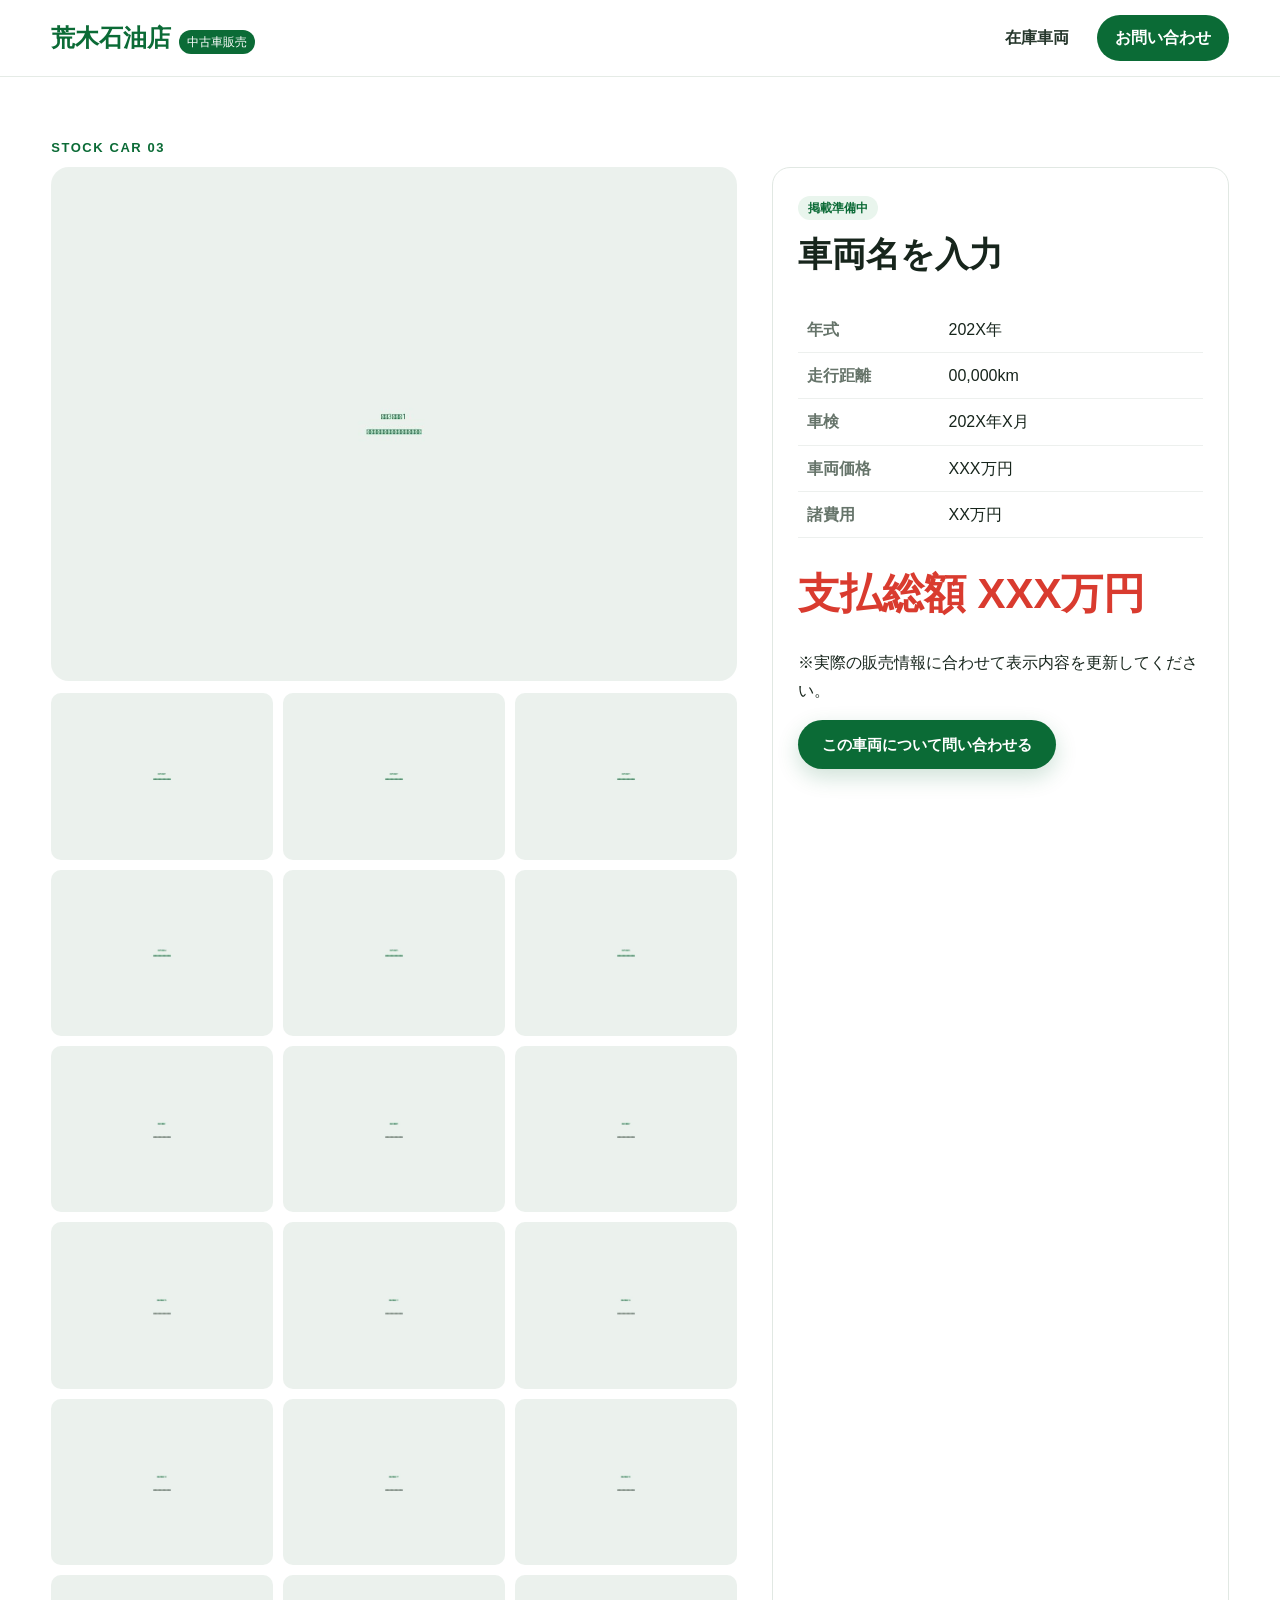
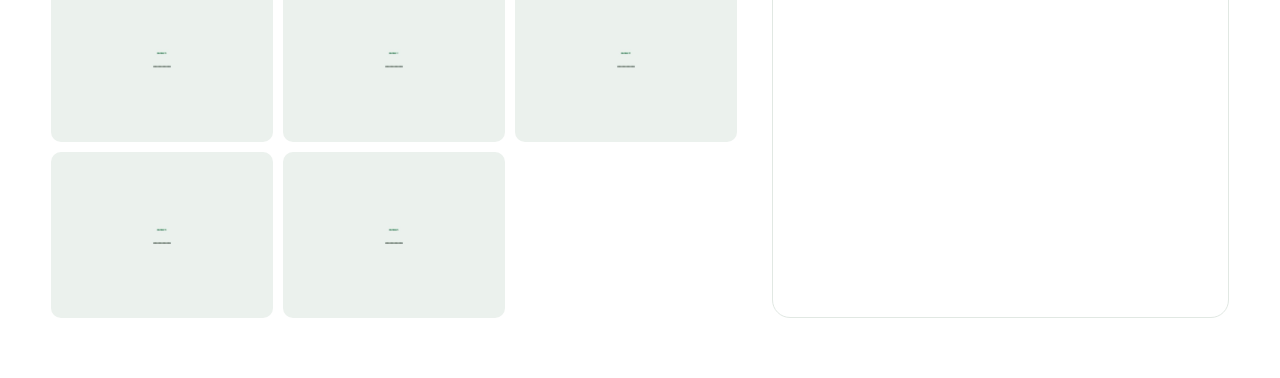
<file: cars/car03.html>
<!DOCTYPE html>
<html lang="ja"><head><meta charset="UTF-8"><meta name="viewport" content="width=device-width,initial-scale=1.0">
<title>車両名を入力｜株式会社荒木石油店</title><link rel="stylesheet" href="../style.css"><style>
.detail{padding:60px 0}.detail-top{display:grid;grid-template-columns:1.2fr .8fr;gap:35px}.main-photo{aspect-ratio:4/3;background:#edf2ee;border-radius:18px;overflow:hidden}.main-photo img{width:100%;height:100%;object-fit:cover}.thumb-grid{display:grid;grid-template-columns:repeat(3,1fr);gap:10px;margin-top:12px}.thumb{border:0;padding:0;background:#edf2ee;border-radius:10px;overflow:hidden;cursor:pointer;aspect-ratio:4/3}.thumb img{width:100%;height:100%;object-fit:cover}.detail-panel{padding:25px;border:1px solid #e1e8e3;border-radius:18px}.detail-panel h1{font-size:34px;margin-top:0}.spec-table{width:100%;border-collapse:collapse}.spec-table th,.spec-table td{padding:9px;border-bottom:1px solid #edf0ee;text-align:left}.spec-table th{width:35%;color:#66746a}.big-price{font-size:42px;color:#d93b2f;font-weight:900;margin:20px 0}@media(max-width:850px){.detail-top{grid-template-columns:1fr}}
</style></head>
<body><header class="site-header"><div class="container header-inner"><a class="logo" href="syahan_index.html"><strong>荒木石油店</strong><span class="logo-sub">中古車販売</span></a><nav class="nav"><a href="../index.html">在庫車両</a><a href="../index.html" class="nav-cta">お問い合わせ</a></nav></div></header>
<main class="detail"><div class="container"><p class="eyebrow">STOCK CAR 03</p><div class="detail-top"><div><div class="main-photo"><img id="mainPhoto" src="../images/car03_01.jpg" alt="車両名を入力"></div><div class="thumb-grid">
<button class="thumb" data-full="../images/car03_01.jpg"><img src="../images/car03_01.jpg" alt="車両写真1"></button>
<button class="thumb" data-full="../images/car03_02.jpg"><img src="../images/car03_02.jpg" alt="車両写真2"></button>
<button class="thumb" data-full="../images/car03_03.jpg"><img src="../images/car03_03.jpg" alt="車両写真3"></button>
<button class="thumb" data-full="../images/car03_04.jpg"><img src="../images/car03_04.jpg" alt="車両写真4"></button>
<button class="thumb" data-full="../images/car03_05.jpg"><img src="../images/car03_05.jpg" alt="車両写真5"></button>
<button class="thumb" data-full="../images/car03_06.jpg"><img src="../images/car03_06.jpg" alt="車両写真6"></button>
<button class="thumb" data-full="../images/car03_07.jpg"><img src="../images/car03_07.jpg" alt="車両写真7"></button>
<button class="thumb" data-full="../images/car03_08.jpg"><img src="../images/car03_08.jpg" alt="車両写真8"></button>
<button class="thumb" data-full="../images/car03_09.jpg"><img src="../images/car03_09.jpg" alt="車両写真9"></button>
<button class="thumb" data-full="../images/car03_10.jpg"><img src="../images/car03_10.jpg" alt="車両写真10"></button>
<button class="thumb" data-full="../images/car03_11.jpg"><img src="../images/car03_11.jpg" alt="車両写真11"></button>
<button class="thumb" data-full="../images/car03_12.jpg"><img src="../images/car03_12.jpg" alt="車両写真12"></button>
<button class="thumb" data-full="../images/car03_13.jpg"><img src="../images/car03_13.jpg" alt="車両写真13"></button>
<button class="thumb" data-full="../images/car03_14.jpg"><img src="../images/car03_14.jpg" alt="車両写真14"></button>
<button class="thumb" data-full="../images/car03_15.jpg"><img src="../images/car03_15.jpg" alt="車両写真15"></button>
<button class="thumb" data-full="../images/car03_16.jpg"><img src="../images/car03_16.jpg" alt="車両写真16"></button>
<button class="thumb" data-full="../images/car03_17.jpg"><img src="../images/car03_17.jpg" alt="車両写真17"></button>
<button class="thumb" data-full="../images/car03_18.jpg"><img src="../images/car03_18.jpg" alt="車両写真18"></button>
<button class="thumb" data-full="../images/car03_19.jpg"><img src="../images/car03_19.jpg" alt="車両写真19"></button>
<button class="thumb" data-full="../images/car03_20.jpg"><img src="../images/car03_20.jpg" alt="車両写真20"></button></div></div>
<div class="detail-panel"><p class="car-status">掲載準備中</p><h1>車両名を入力</h1><table class="spec-table"><tr><th>年式</th><td>202X年</td></tr><tr><th>走行距離</th><td>00,000km</td></tr><tr><th>車検</th><td>202X年X月</td></tr><tr><th>車両価格</th><td>XXX万円</td></tr><tr><th>諸費用</th><td>XX万円</td></tr></table><div class="big-price">支払総額 XXX万円</div><p>※実際の販売情報に合わせて表示内容を更新してください。</p><a class="button button-primary" href="../index.html">この車両について問い合わせる</a></div></div></div></main>
<script>document.querySelectorAll('.thumb').forEach(b=>b.addEventListener('click',()=>document.getElementById('mainPhoto').src=b.dataset.full));</script>
</body></html>
</file>
<file: style.css>
*{box-sizing:border-box}html{scroll-behavior:smooth}body{margin:0;font-family:-apple-system,BlinkMacSystemFont,"Noto Sans JP","Yu Gothic",Meiryo,sans-serif;color:#17251c;background:#fff;line-height:1.7}.container{width:min(1180px,92%);margin:auto}.site-header{position:sticky;top:0;z-index:20;background:rgba(255,255,255,.96);border-bottom:1px solid #e5ebe6}.header-inner{height:76px;display:flex;align-items:center;justify-content:space-between}.logo{display:flex;align-items:baseline;gap:8px;color:#0b6b36;text-decoration:none}.logo-small{font-size:12px;color:#59665d}.logo strong{font-size:24px}.logo-sub{font-size:12px;background:#0b6b36;color:#fff;padding:2px 8px;border-radius:999px}.nav{display:flex;gap:28px;align-items:center}.nav a{text-decoration:none;color:#26372c;font-weight:700}.nav-cta{background:#0b6b36;color:#fff!important;padding:9px 18px;border-radius:999px}.hero{background:linear-gradient(135deg,#eaf7ee 0%,#fff 58%,#fff7cf 100%);padding:80px 0 70px}.hero-inner{display:flex;align-items:center;justify-content:space-between;gap:40px}.eyebrow{color:#0b6b36;font-weight:800;letter-spacing:.12em;font-size:13px;margin:0 0 8px}.hero h1{font-size:clamp(38px,5vw,68px);line-height:1.15;margin:0 0 20px;letter-spacing:-.04em}.hero h1 span{color:#0b6b36}.hero-text{font-size:18px;max-width:600px}.button{display:inline-block;border:0;border-radius:999px;padding:12px 24px;font-weight:800;text-decoration:none;cursor:pointer;font-size:15px}.button-primary{background:#0b6b36;color:#fff;box-shadow:0 8px 22px rgba(11,107,54,.2)}.button-outline{color:#0b6b36;border:2px solid #0b6b36;width:100%;text-align:center;margin-top:18px}.hero-card{min-width:290px;background:#fff;border-radius:24px;padding:25px;display:flex;align-items:center;gap:20px;box-shadow:0 18px 45px rgba(31,67,45,.12)}.hero-number{font-size:90px;line-height:.9;font-weight:900;color:#0b6b36}.hero-card strong{font-size:22px}.section{padding:80px 0}.section-heading{text-align:center;margin-bottom:38px}.section-heading h2{font-size:36px;margin:0 0 8px}.section-heading p{margin:0;color:#66746a}.car-grid{display:grid;grid-template-columns:repeat(3,1fr);gap:24px}.car-card{border:1px solid #e1e8e3;border-radius:20px;overflow:hidden;background:#fff;box-shadow:0 10px 30px rgba(20,50,30,.07)}.car-image{aspect-ratio:4/3;background:#edf2ee;overflow:hidden}.car-image img{width:100%;height:100%;object-fit:cover;display:block}.car-body{padding:20px}.car-status{display:inline-block;margin:0 0 6px;background:#e9f5ed;color:#0b6b36;border-radius:999px;padding:2px 10px;font-size:12px;font-weight:800}.car-body h3{font-size:23px;margin:0 0 12px}.spec-mini{display:grid;gap:0;margin:0}.spec-mini div{display:flex;justify-content:space-between;border-top:1px solid #edf0ee;padding:5px 0;font-size:14px}.spec-mini dt{color:#66746a}.spec-mini dd{margin:0;font-weight:700}.price-box{margin-top:15px;padding:12px 15px;border-radius:14px;background:#f5f8f5;display:flex;align-items:end;justify-content:space-between}.price-box span{font-size:13px;font-weight:700}.price-box strong{font-size:30px;line-height:1;color:#d93b2f}.section-soft{background:#f5f8f5}.feature-grid{display:grid;grid-template-columns:repeat(4,1fr);gap:18px}.feature{background:#fff;border-radius:18px;padding:28px;border:1px solid #e1e8e3}.feature span{font-weight:900;color:#0b6b36}.feature h3{font-size:22px;margin:6px 0}.gallery-guide{background:#0b6b36;color:#fff}.gallery-guide .eyebrow{color:#d8f2df}.gallery-guide p{color:#e4f1e7}.gallery-guide-inner{display:flex;align-items:center;justify-content:space-between;gap:40px}.gallery-guide h2{font-size:36px;margin:0}.gallery-guide-inner>div:first-child{max-width:720px}.photo-count{width:160px;height:160px;border-radius:50%;background:#fff;color:#0b6b36;display:flex;flex-direction:column;align-items:center;justify-content:center;flex:none}.photo-count strong{font-size:48px;line-height:1}.photo-count span{font-size:12px;font-weight:800}.contact-section{background:#fff}.contact-grid{display:grid;grid-template-columns:1fr 1fr;gap:55px;align-items:start}.contact-grid h2{font-size:36px;line-height:1.35;margin:0 0 18px}.contact-info{margin-top:28px;display:grid;gap:4px}.contact-info strong{font-size:20px}.contact-form{padding:28px;background:#f5f8f5;border-radius:20px;border:1px solid #e1e8e3}.contact-form label{display:grid;gap:5px;font-weight:700;margin-bottom:15px}.contact-form input,.contact-form select,.contact-form textarea{font:inherit;padding:11px 13px;border:1px solid #ccd7ce;border-radius:10px;background:#fff}.contact-form textarea{resize:vertical}.form-note{font-size:12px;color:#68766d}.site-footer{background:#3dbb78;color:#fff;padding:28px 0}.footer-inner{display:flex;justify-content:space-between;gap:20px;align-items:center}@media(max-width:1050px){.feature-grid{grid-template-columns:repeat(2,1fr)}}@media(max-width:850px){.nav{display:none}.hero-inner,.gallery-guide-inner{flex-direction:column;align-items:flex-start}.hero-card{width:100%}.car-grid,.feature-grid,.contact-grid{grid-template-columns:1fr}.section{padding:60px 0}.contact-grid{gap:30px}.gallery-guide-inner{align-items:flex-start}.photo-count{align-self:center}}
</file>
<file: syaken/style.css>
*{box-sizing:border-box}html{scroll-behavior:smooth}body{margin:0;color:#17251c;font-family:-apple-system,BlinkMacSystemFont,"Noto Sans JP","Yu Gothic",Meiryo,sans-serif;line-height:1.7}.container{width:min(1180px,92%);margin:auto}.site-header{position:sticky;top:0;z-index:10;background:#fff;border-bottom:1px solid #e3eae5}.header-inner{height:76px;display:flex;align-items:center;justify-content:space-between}.logo{color:#0b6b36;text-decoration:none;display:flex;align-items:baseline;gap:8px}.logo span{font-size:11px;color:#69766e}.logo strong{font-size:24px}.logo em{font-style:normal;font-size:12px;background:#0b6b36;color:#fff;padding:2px 8px;border-radius:20px}.nav-button{background:#0b6b36!important;color:#fff!important;padding:9px 17px;border-radius:999px}.site-header nav{display:flex;gap:24px;align-items:center}.site-header nav a{color:#26372c;text-decoration:none;font-weight:700}.hero{padding:85px 0;background:linear-gradient(135deg,#eaf7ee,#fff 60%,#e9f0ff)}.hero-inner{display:flex;align-items:center;justify-content:space-between;gap:50px}.eyebrow{color:#0b6b36;font-weight:900;letter-spacing:.12em;font-size:13px;margin:0 0 8px}.hero h1{font-size:clamp(40px,5vw,68px);line-height:1.15;margin:0 0 20px;letter-spacing:-.04em}.hero h1 span{color:#0b6b36}.lead{font-size:18px;max-width:650px}.buttons{display:flex;gap:12px;margin-top:28px;flex-wrap:wrap}.button{display:inline-block;border-radius:999px;padding:12px 24px;font-weight:800;text-decoration:none;border:0;font-size:15px;cursor:pointer}.primary{background:#0b6b36;color:#fff;box-shadow:0 8px 20px rgba(11,107,54,.16)}.secondary{background:#fff;color:#0b6b36;border:1px solid #d6e2d9}.white{background:#fff;color:#0b6b36}.outline{border:2px solid #0b6b36;color:#0b6b36;width:100%;text-align:center}.hero-box{width:310px;background:#fff;padding:32px;border-radius:26px;box-shadow:0 20px 50px rgba(30,65,45,.12)}.check-mark{width:90px;height:90px;border-radius:50%;background:#0b6b36;color:#fff;font-size:58px;text-align:center;line-height:90px}.hero-box p{color:#68756c;margin:18px 0 0}.hero-box strong{font-size:30px;line-height:1.3}.section{padding:80px 0}.soft{background:#f5f8f5}.heading{text-align:center;margin-bottom:38px}.heading.left{text-align:left}.heading h2{font-size:36px;line-height:1.3;margin:0 0 8px}.heading p:not(.eyebrow){color:#66746a;margin:0}.price-grid{display:grid;grid-template-columns:repeat(3,1fr);gap:22px}.price-card{position:relative;padding:28px;border:1px solid #e0e8e2;border-radius:20px;background:#fff;box-shadow:0 10px 28px rgba(20,50,30,.06)}.featured{border:2px solid #0b6b36}.badge{position:absolute;right:18px;top:17px;background:#ffd54a;padding:3px 10px;border-radius:20px;font-size:12px;font-weight:900}.price-card h3{font-size:24px;margin:0}.price{color:#d53b31;font-size:21px;margin:12px 0}.price b{font-size:43px}.price small{font-size:20px}.price-card ul{min-height:110px;padding-left:20px}.other-price{font-size:24px;font-weight:900;line-height:1.4;color:#0b6b36;min-height:69px;margin:13px 0}.flow-grid{display:grid;grid-template-columns:repeat(4,1fr);gap:18px}.flow{background:#fff;border:1px solid #e0e8e2;border-radius:18px;padding:24px}.flow span,.service span{font-weight:900;color:#0b6b36}.flow h3{font-size:20px;margin:6px 0}.service-grid{display:grid;grid-template-columns:repeat(4,1fr);gap:18px}.service{padding:23px;border:1px solid #e0e8e2;border-radius:18px;background:#fff}.service h3{margin:5px 0;font-size:20px}.service p{margin:0;color:#68756c}.cta{background:#0b6b36;color:#fff;padding:55px 0}.cta .eyebrow{color:#d8f2df}.cta h2{font-size:34px;line-height:1.3;margin:0}.cta p:not(.eyebrow){color:#e5f1e8}.cta-inner{display:flex;align-items:center;justify-content:space-between;gap:30px}.contact-grid{display:grid;grid-template-columns:1fr 1fr;gap:55px}.info{display:grid;gap:5px;margin-top:28px}.info strong{font-size:20px}.contact-grid form{background:#f5f8f5;border:1px solid #e0e8e2;border-radius:20px;padding:28px}.contact-grid label{display:grid;gap:5px;font-weight:700;margin-bottom:14px}.contact-grid input,.contact-grid select,.contact-grid textarea{font:inherit;border:1px solid #ccd7ce;border-radius:10px;padding:11px 13px;background:#fff}.contact-grid textarea{resize:vertical}.note{font-size:12px;color:#68756c}footer{background:#123b25;color:#fff;padding:28px 0}.footer-inner{display:flex;justify-content:space-between;align-items:center;gap:20px}.footer-inner strong{display:block}.footer-inner small{display:block;color:#dcebe1}.footer-inner a{color:#fff;text-decoration:none;border:1px solid rgba(255,255,255,.5);border-radius:999px;padding:7px 15px}.footer-inner a:hover{background:#fff;color:#0b6b36}@media(max-width:1050px){.service-grid{grid-template-columns:repeat(2,1fr)}.flow-grid{grid-template-columns:repeat(2,1fr)}}@media(max-width:850px){.site-header nav{display:none}.hero-inner,.cta-inner{flex-direction:column;align-items:flex-start}.hero-box{width:100%}.price-grid,.contact-grid{grid-template-columns:1fr}.service-grid,.flow-grid{grid-template-columns:1fr}.section{padding:60px 0}.footer-inner{flex-direction:column;align-items:flex-start}}
</file>
